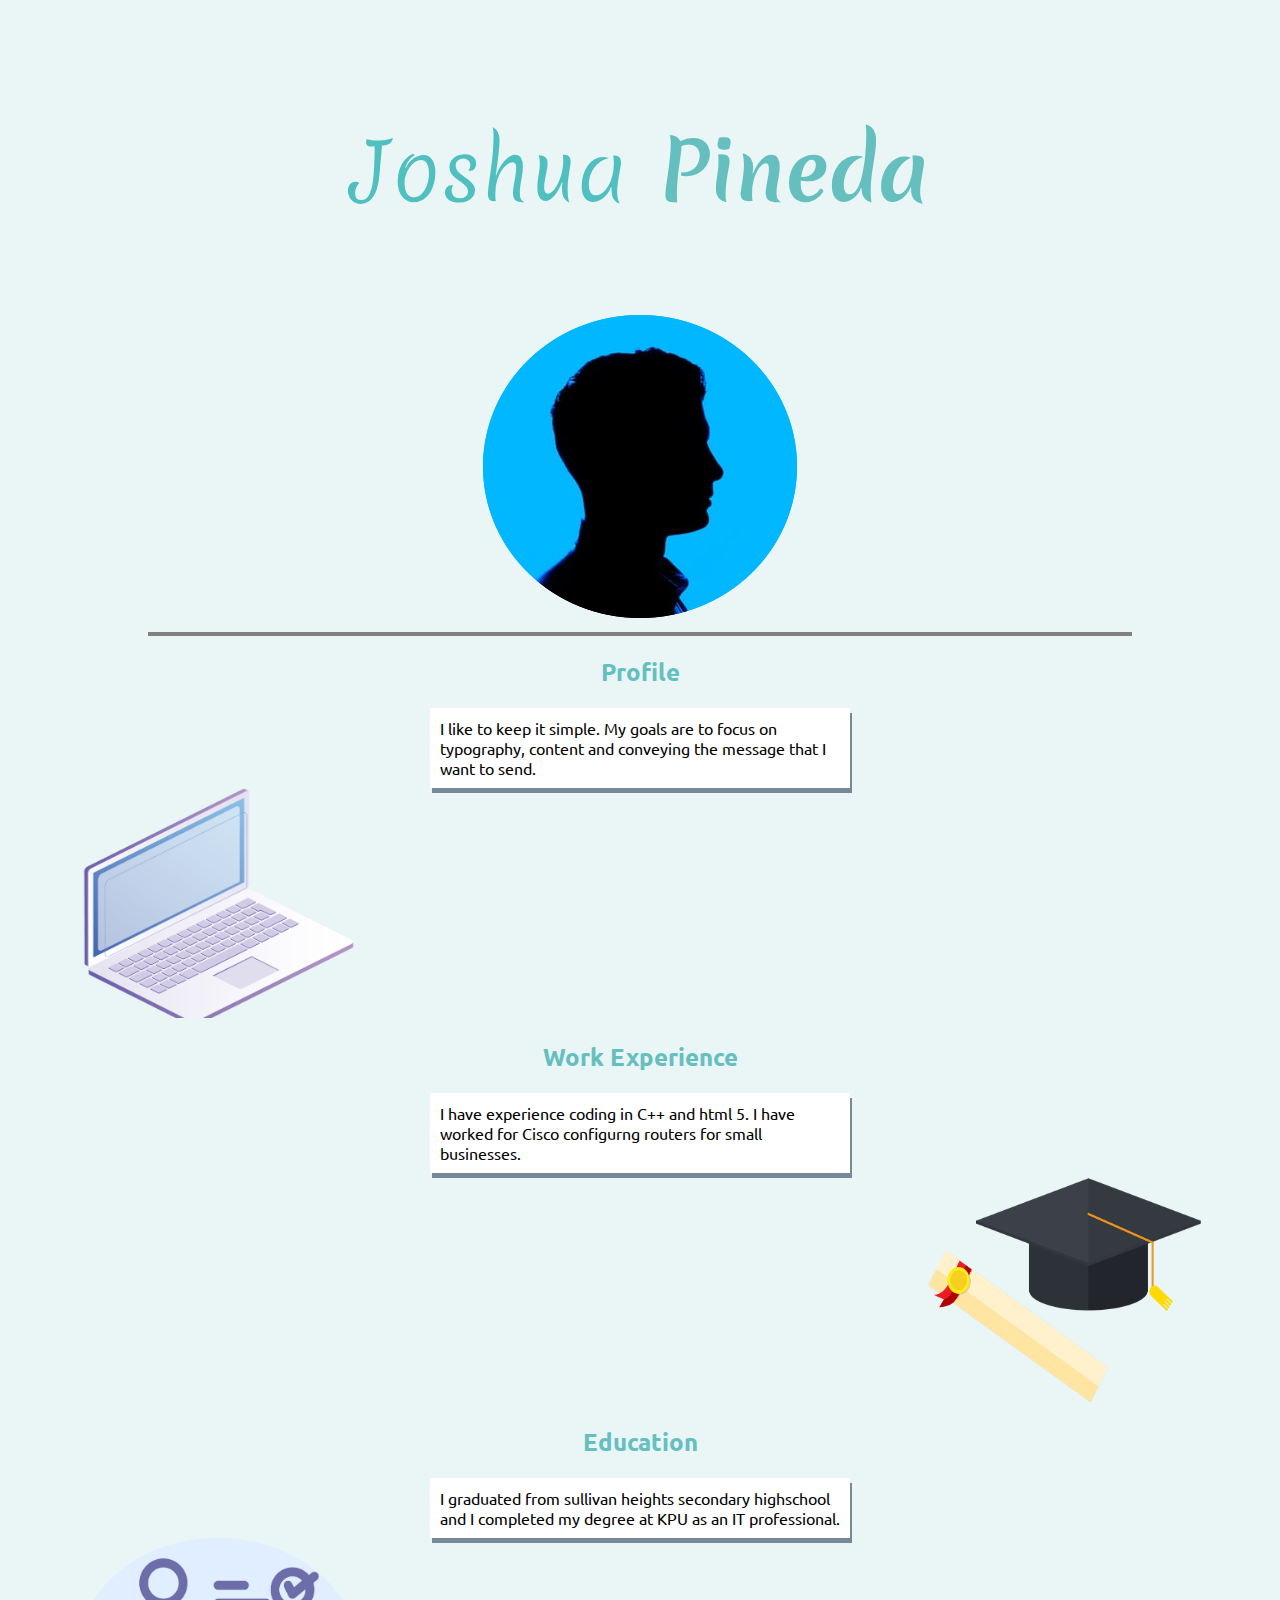
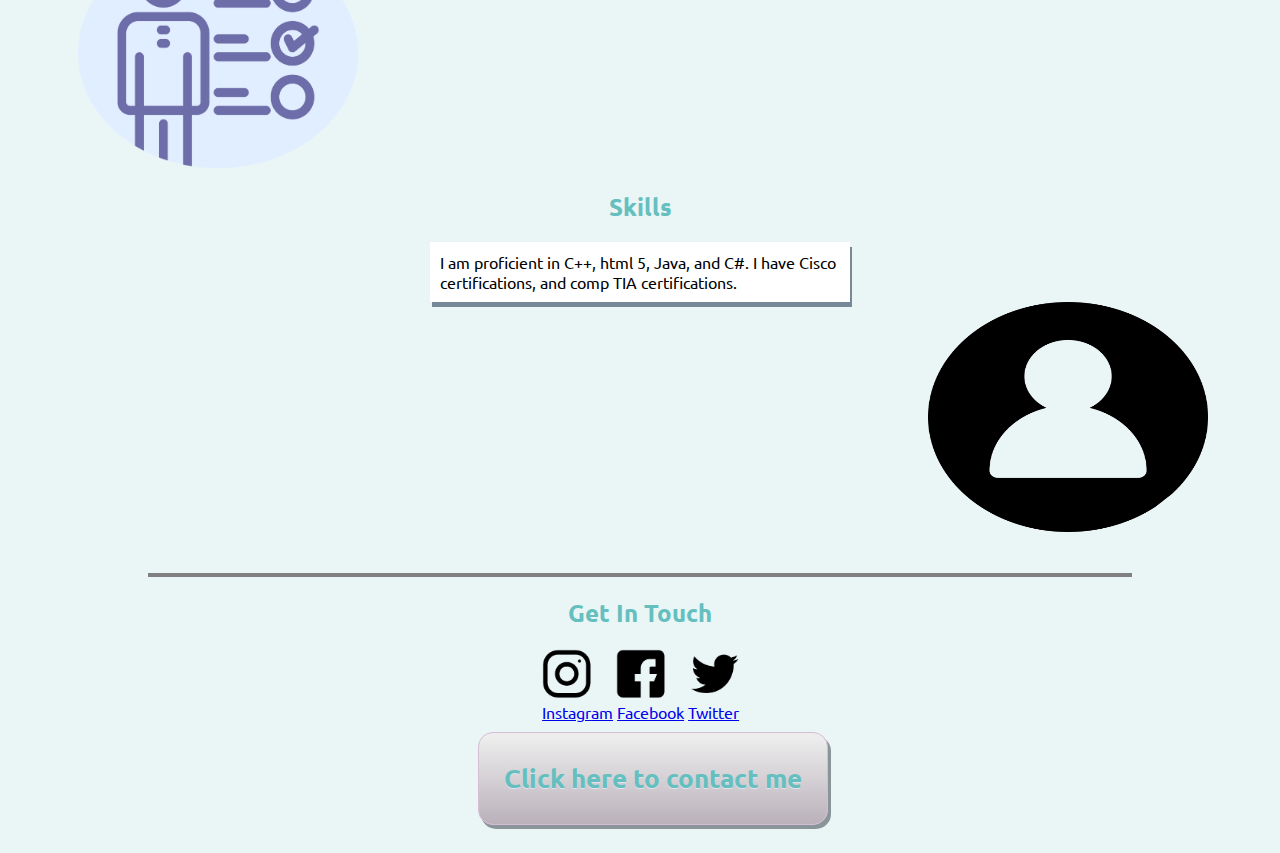
<file: index.html>
<!DOCTYPE html>
<html lang="en" dir="ltr">

<head>
  <meta charset="utf-8">
  <title>Joshua's Website</title>

  <link rel="stylesheet" href="css/style.css">
  <link rel="icon" href="favicon.ico">
  <link href="https://fonts.googleapis.com/css2?family=Merienda&family=Ubuntu:wght@300&display=swap" rel="stylesheet">
</head>

<body>
  <table cellspacing="30">
    <tr>
      <td>
        <h1 class="title-one">Joshua</h1>
      </td>
      <td>
        <h1 class="title-two">Pineda</h1>
      </td>
    </tr>
  </table>

  <table>
    <tr>
      <td><img src="profile-pic.png" alt="Joshua's Profile Picture"></td>
    </tr>
  </table>

  <hr class=firsthr>

  <h2>Profile</h2>
  <p class="index">I like to keep it simple. My goals are to focus on
    typography, content and conveying the message that I want to send.</p>

  <div class="laptop">
    <img src="css/laptop.png" alt="">
  </div>

  <h2>Work Experience</h2>
  <p class="index">I have experience coding in C++ and html 5.
    I have worked for Cisco configurng routers for small businesses.</p>

  <div class="grad">
    <img src="css/grad.png" alt="">
  </div>

  <h2>Education</h2>
  <p class="index">I graduated from sullivan heights secondary highschool
    and I completed my degree at KPU as an IT professional. </p>

  <div class="skills">

    <img src="css/skills.png" alt="">
  </div>

  <h2>Skills</h2>
  <p class="index">I am proficient in C++, html 5, Java, and C#.
    I have Cisco certifications, and comp TIA certifications.</p>

  <div class="contact-me">

    <img src="css/contact-icon.png" alt="">
  </div>

  <hr class=firsthr>

  <h2>Get In Touch</h2>

  <div class="social-media">
    <img src="social-icon-png.png" alt="">
  </div>

  <div class="media">
    <a href="https://www.instagram.com/?hl=en">Instagram</a>
    <a href="https://www.facebook.com/?hl=en">Facebook</a>
    <a href="https://www.twitter.com/?hl=en">Twitter</a>
  </div>


  <a class="myButton" href="contact.html">
    <h2>Click here to contact me</h2>
  </a>



</body>

</html>
</file>
<file: css/style.css>
/*index css*/
body {
  background-color: #EAF6F6;
  font-family: 'Ubuntu', sans-serif;
  border: 20px solid transparent;
}

hr {
  border-style: dotted none none;
  width: 5%;
  border-color: grey;
  border-width: 5px;
}

table {
  margin-left: auto;
  margin-right: auto;
}

h1 {
  color: #66BFBF;
  text-align: center;
  font-family: 'Merienda', cursive;
}

h2 {
  color: #66BFBF;
  font-family: 'Ubuntu', sans-serif;
  text-align: center;
}

h3 {
  color: #595959;
  font-family: 'Ubuntu', sans-serif;
  text-align: center;
}

/*form style*/
input[type=text] {
  margin: 8px 0;
  border: 1px solid #ccc;
  display: block;
  border-radius: 4px;
}

input[type=email] {
  margin: 8px 0;
  border: 1px solid #ccc;
  display: block;
  border-radius: 4px;
}

input[type=submit] {
  background-color: #4CAF50;
  color: white;
  margin: 8px 0;
  border: none;
  border-radius: 4px;
  cursor: pointer;
}

input[type=submit]:hover {
  background-color: #45a049;
}

textarea {
  margin: 8px 0;
  border: 1px solid #ccc;
  display: block;
  border-radius: 4px;
}

/*classes index.html*/
.title-one {
  font-size: 5rem;
  color: #50BFBF;
  font-family: 'Merienda', cursive;
  font-weight: 100;
}

.title-two {
  font-size: 5rem;
  color: #66BFBF;
  font-family: 'Merienda', cursive;
  font-weight: bolder;
}

.index {
  margin: 0 auto;
  width: 400px;
  box-shadow: 2px 5px #778899;
  padding: 10px;
  border: none;
  background-color: white;
}

.laptop img {
  height: 230px;
  width: 280px;
  position: relative;
  left: 50px;
}

.grad img {
  height: 230px;
  width: 280px;
  position: relative;
  left: 900px;
}

.skills img {
  height: 230px;
  width: 280px;
  position: relative;
  left: 50px;
}

.contact-me img {
  height: 230px;
  width: 280px;
  position: relative;
  left: 900px;
  padding-bottom: 30px;
}

.social-media img {
  height: 50px;
  width: 600;
  position: relative;
  left: 42%
}

.firsthr {
  border-style: solid;
  width: 80%;
  border-color: grey;
  border-width: 2px
}

.media {
  position: relative;
  left: 42%;
  width: 200px;
  text-decoration-color: black;
}

a:hover {
  color: #778899;
  text-decoration: none;
}

.myButton {
  box-shadow: 3px 4px 0px 0px #899599;
  background: linear-gradient(to bottom, #ededed 5%, #bab1ba 100%);
  background-color: #ededed;
  border-radius: 15px;
  border: 1px solid #d6bcd6;
  display: inline-block;
  position: relative;
  left: 450px;
  cursor: pointer;
  color: #3a8a9e;
  font-family: Verdana;
  font-size: 17px;
  padding: 7px 25px;
  text-decoration: none;
  text-shadow: 0px 1px 0px #e1e2ed;
  margin-top: 10px;
}

.myButton:hover {
  background: linear-gradient(to bottom, #bab1ba 5%, #ededed 100%);
  background-color: #bab1ba;
}

.myButton:active {
  position: relative;
  top: 1px;
}

/*contact.html classes*/
.contact {
  display: inline-block;
  padding-right: 20px;
  padding-left: 20px;
}

.info-box {
  margin: auto;
  margin-top: 30px;
  border: none;
  padding: 5px;
  width: 900px;
  font-family: 'Ubuntu', sans-serif;
}

.container {
  margin: auto;
  margin-top: 30px;
  margin-bottom: 30px;
  box-shadow: 2px 5px #778899;
  border: none;
  padding: 10px;
  width: 300px;
  font-family: 'Ubuntu', sans-serif;
  background-color: white;
}
</file>
